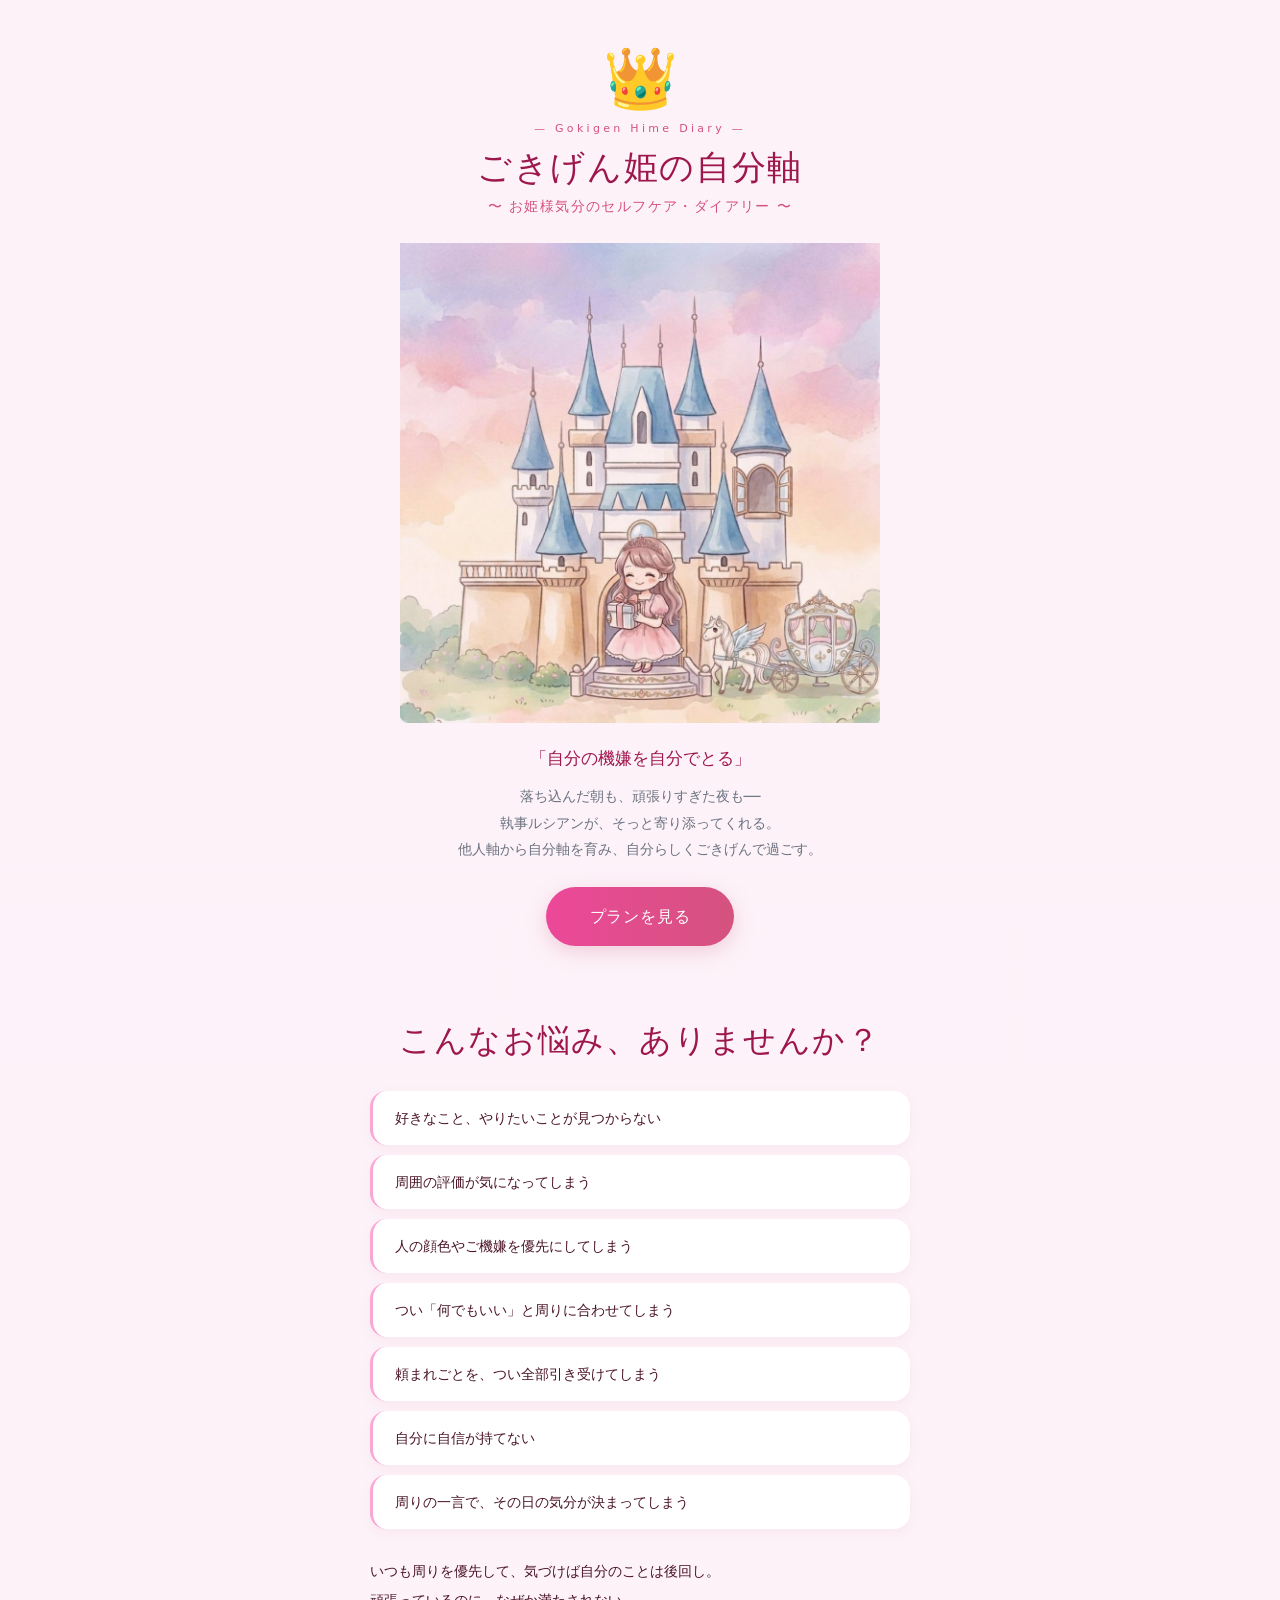
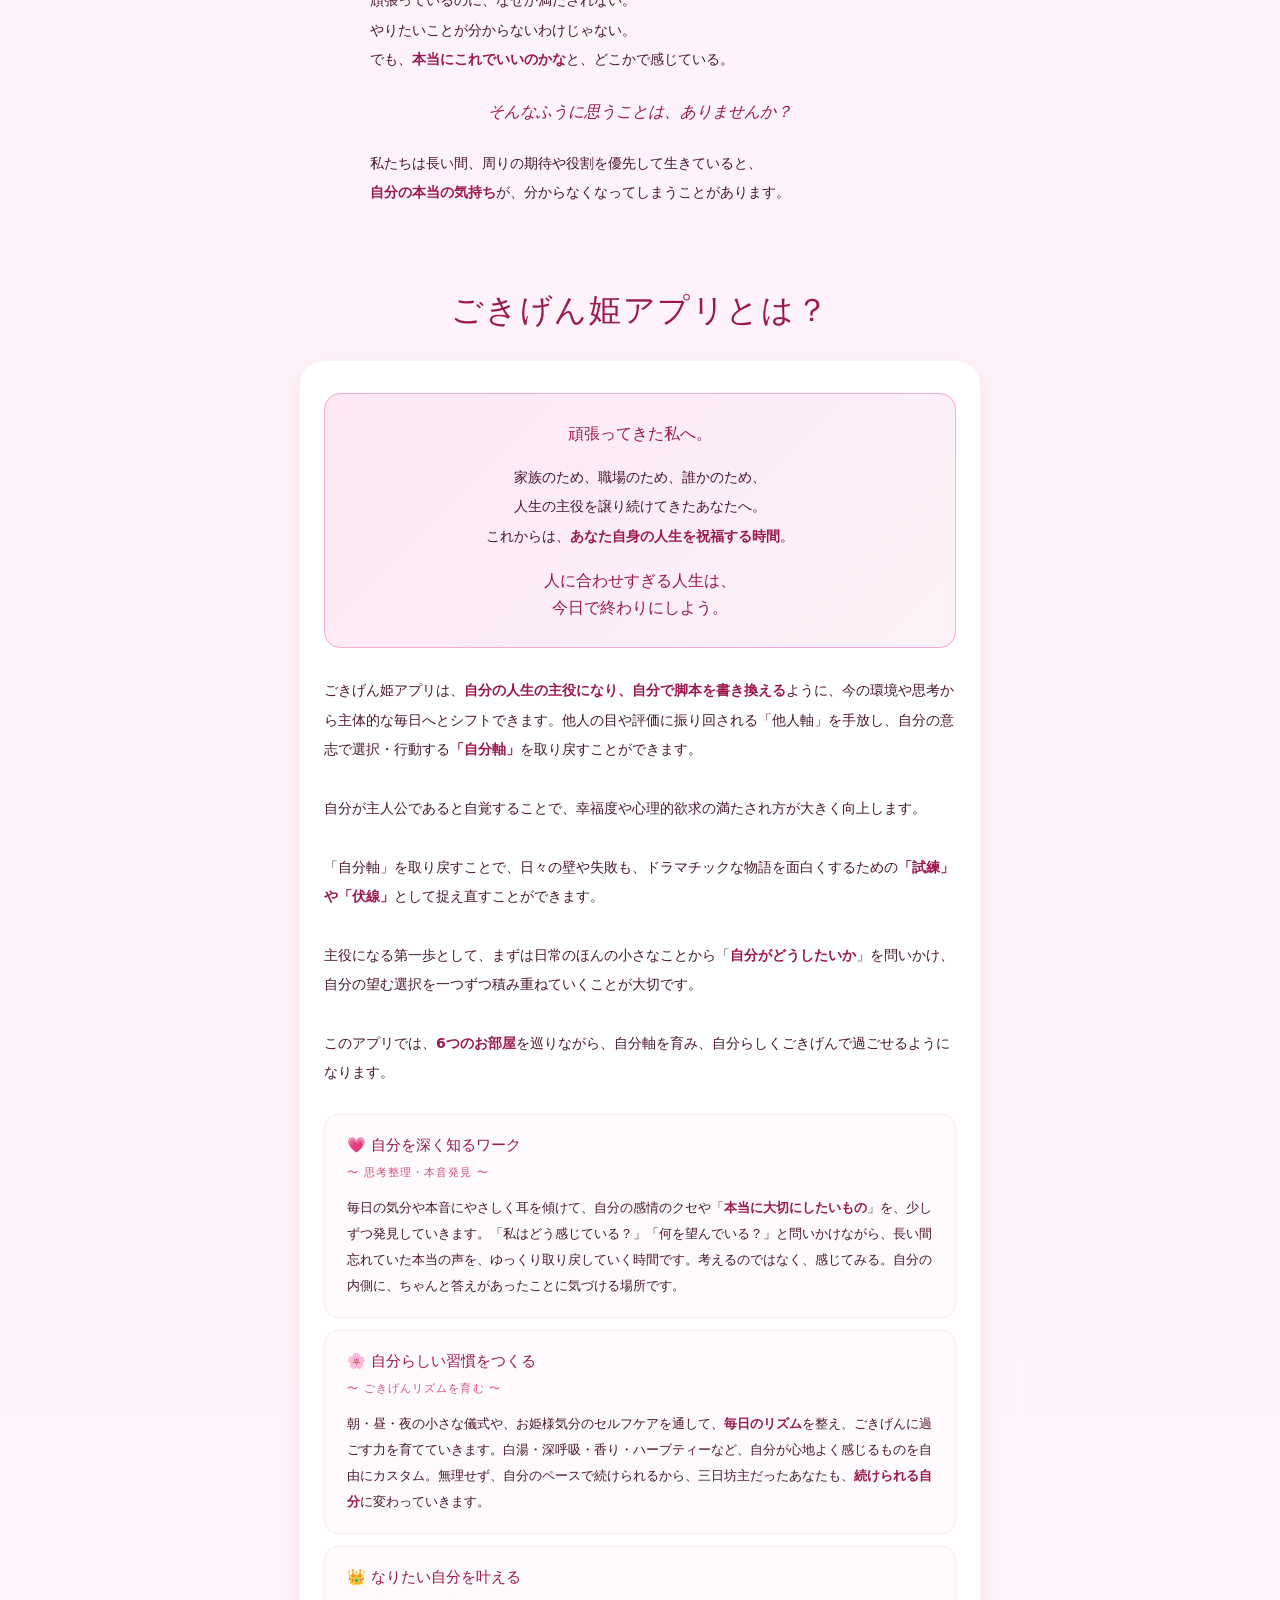
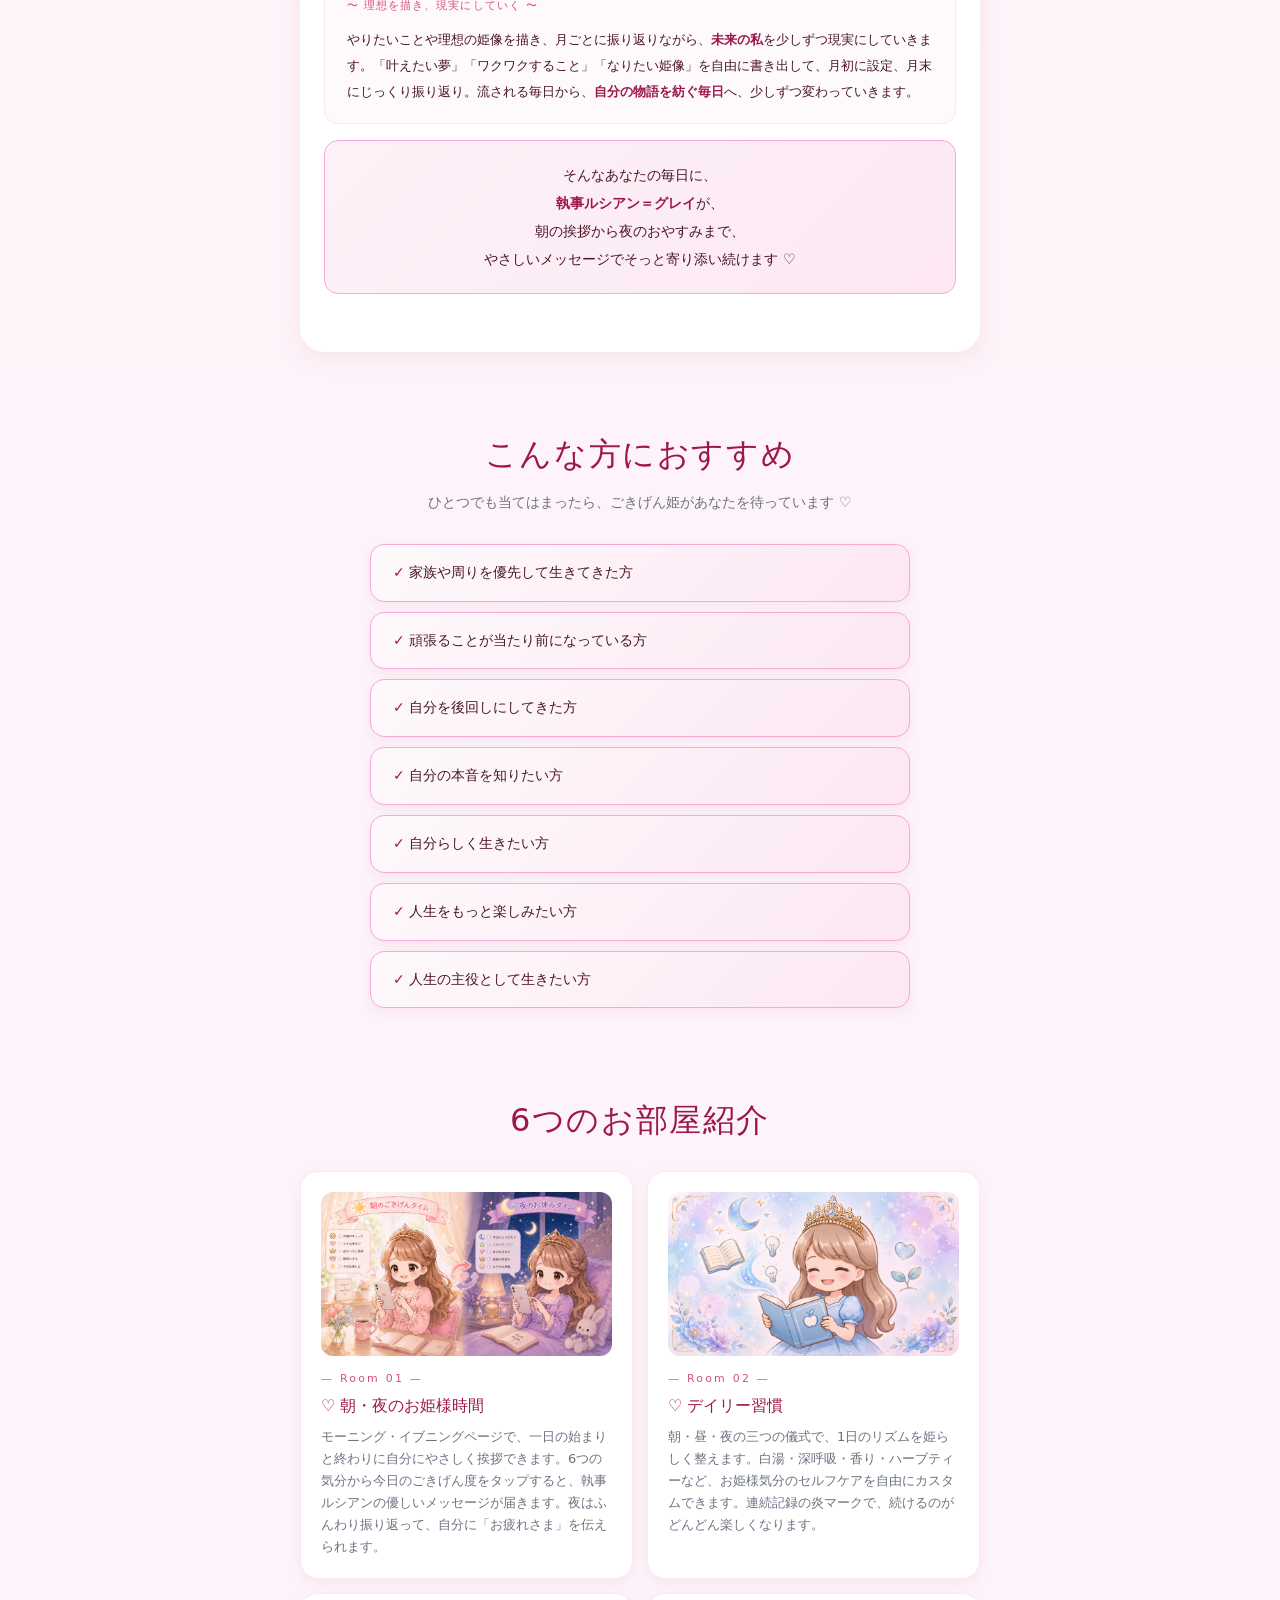
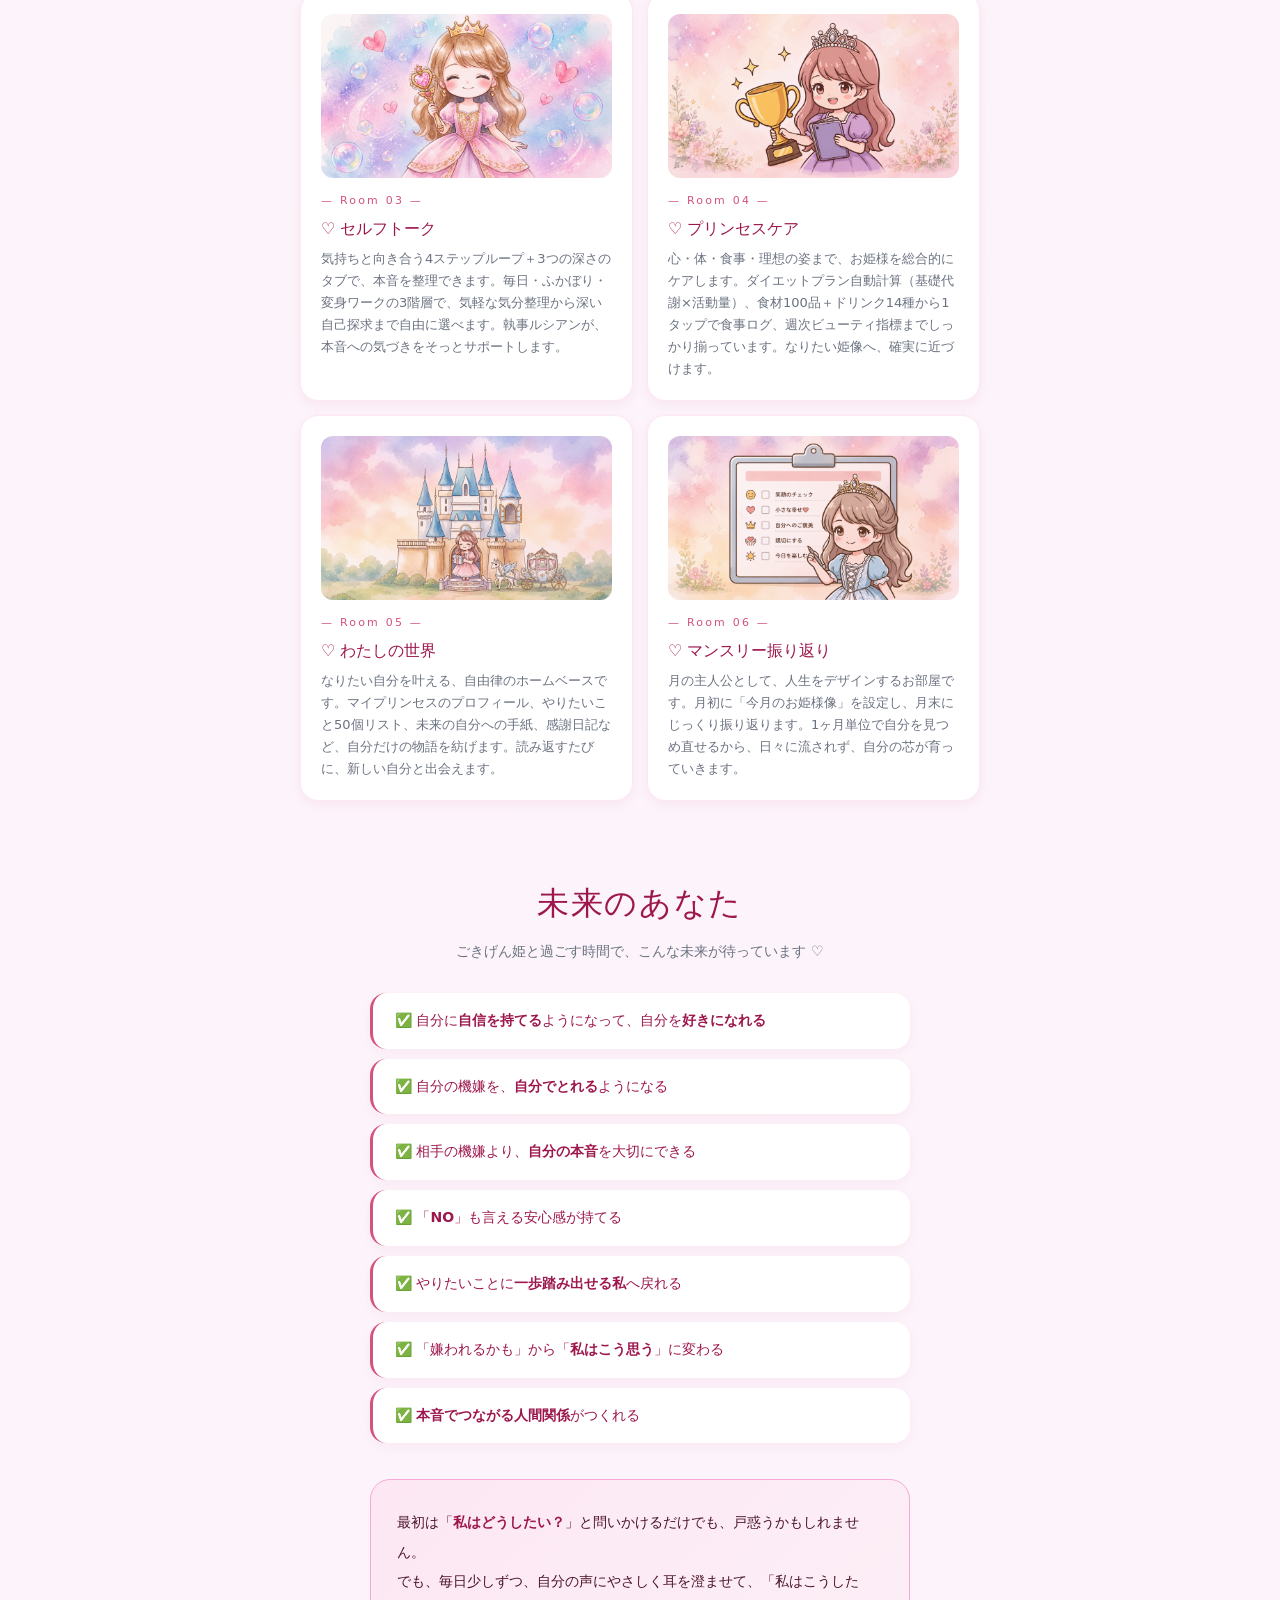
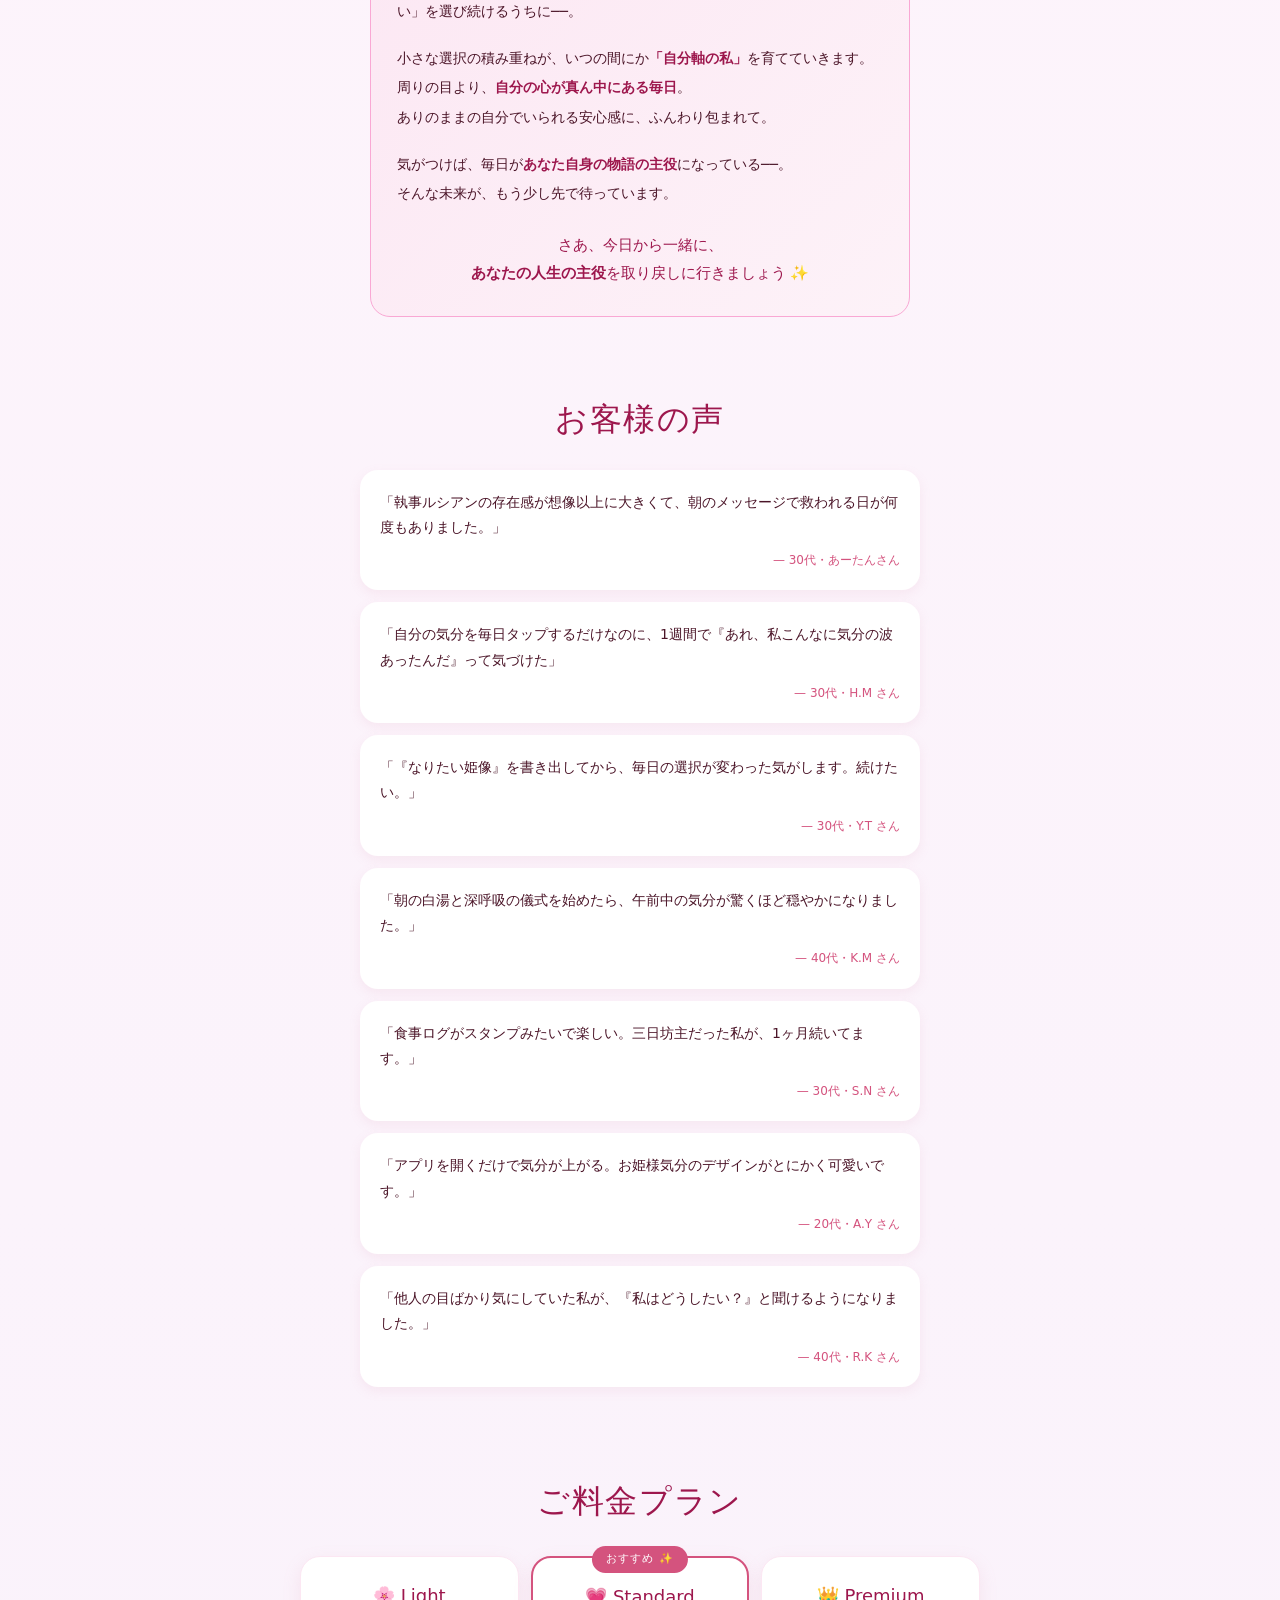
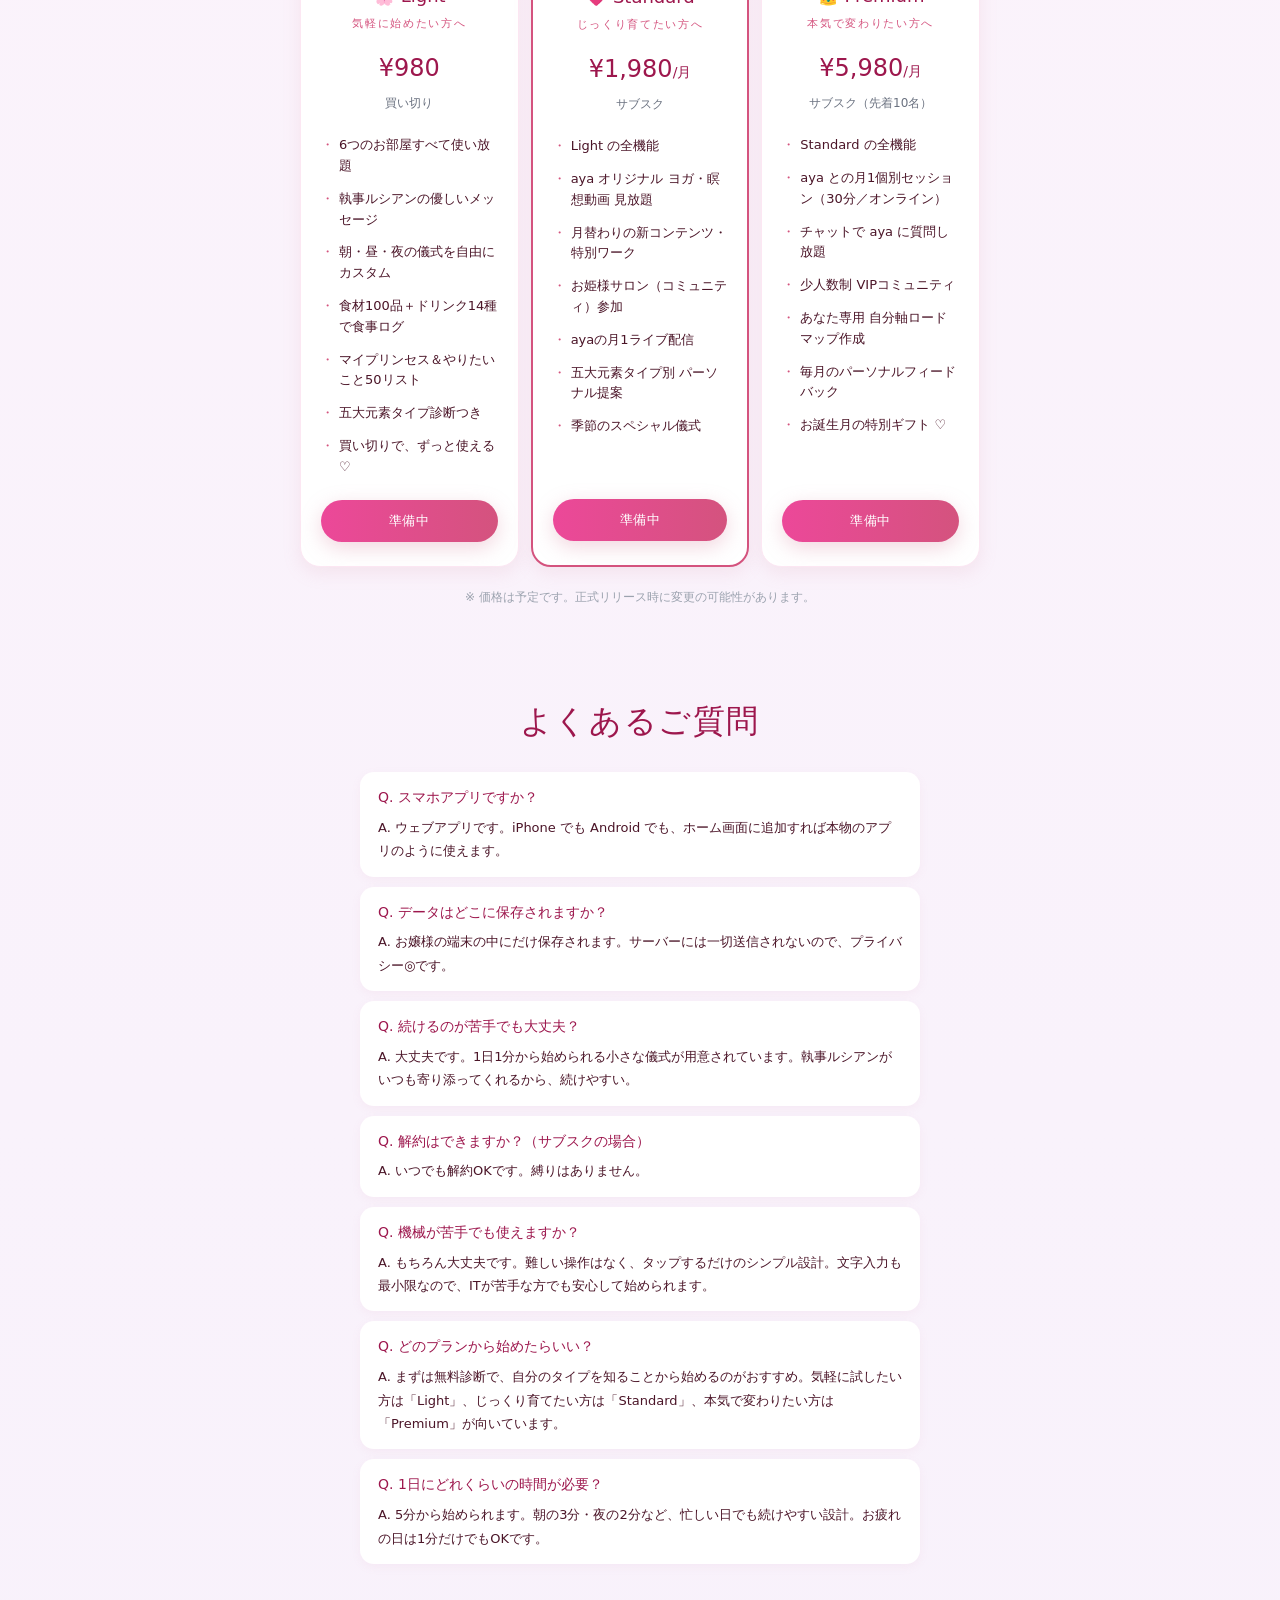
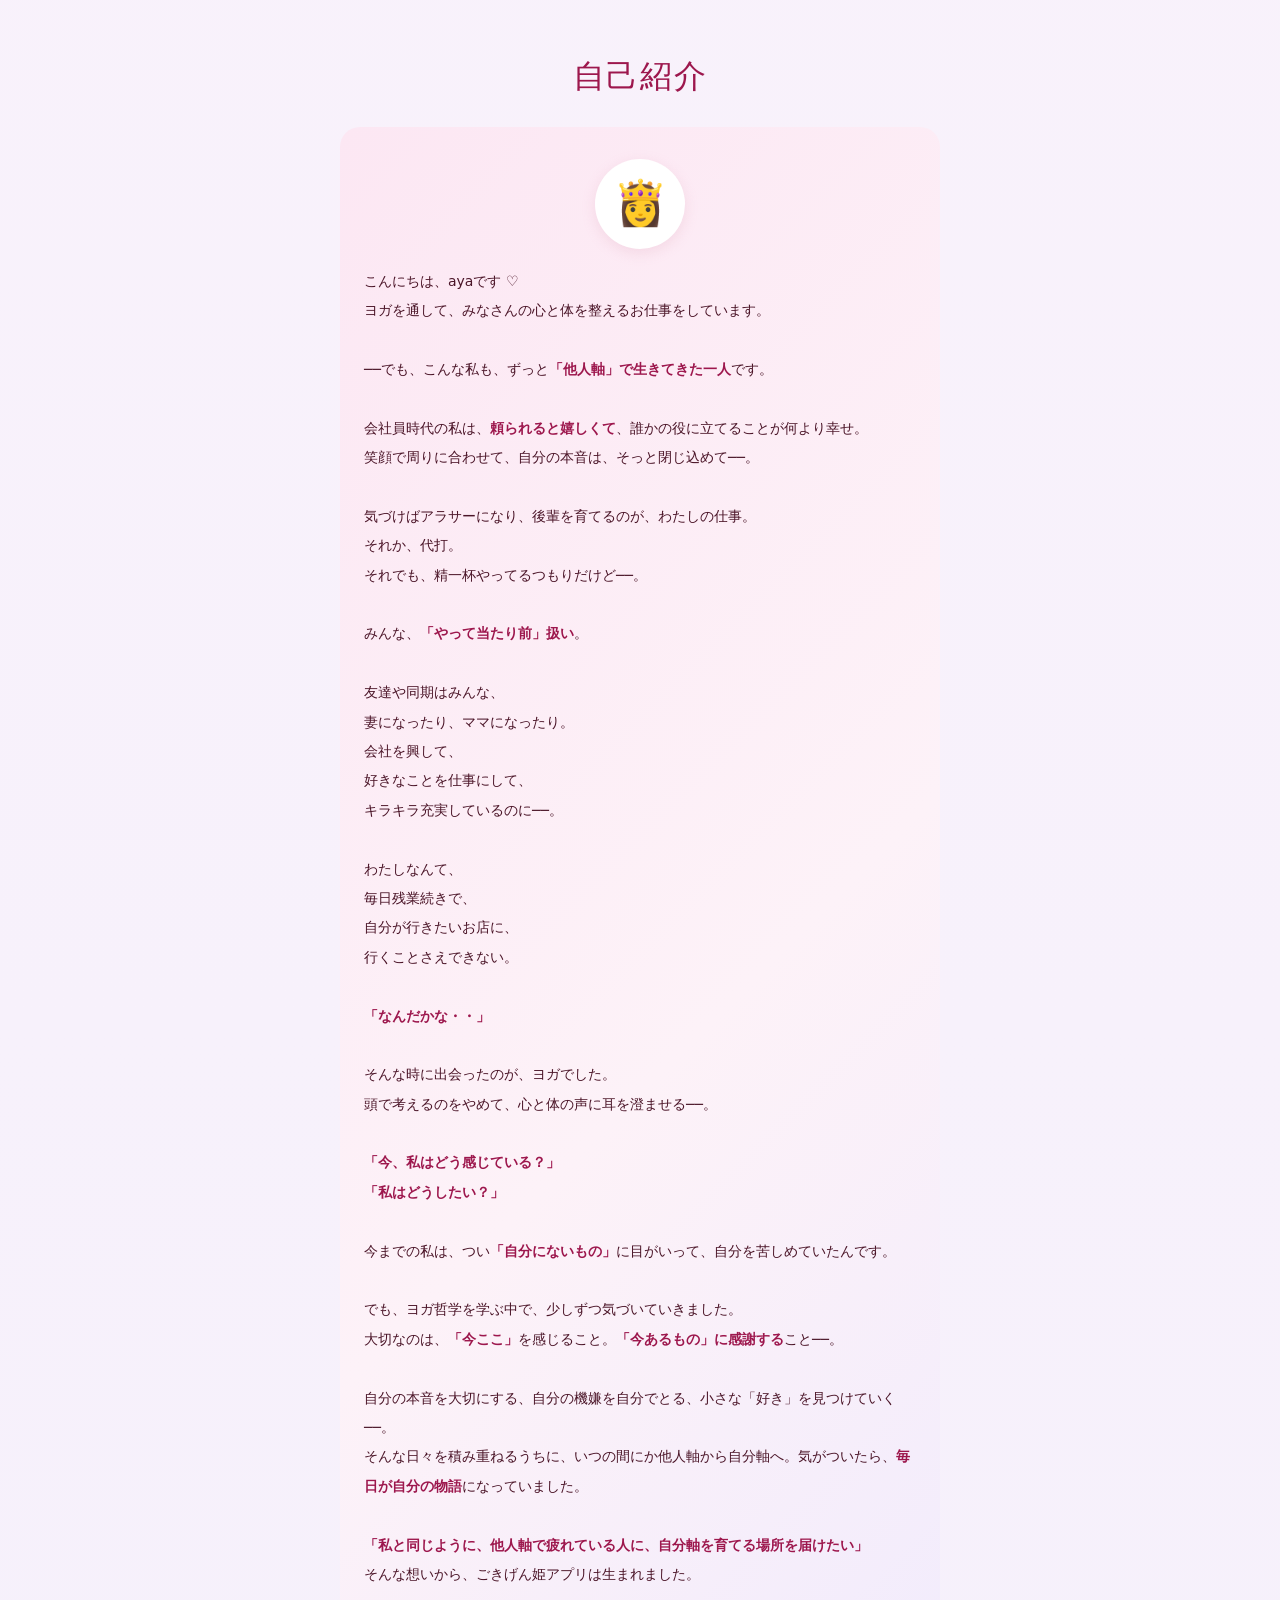
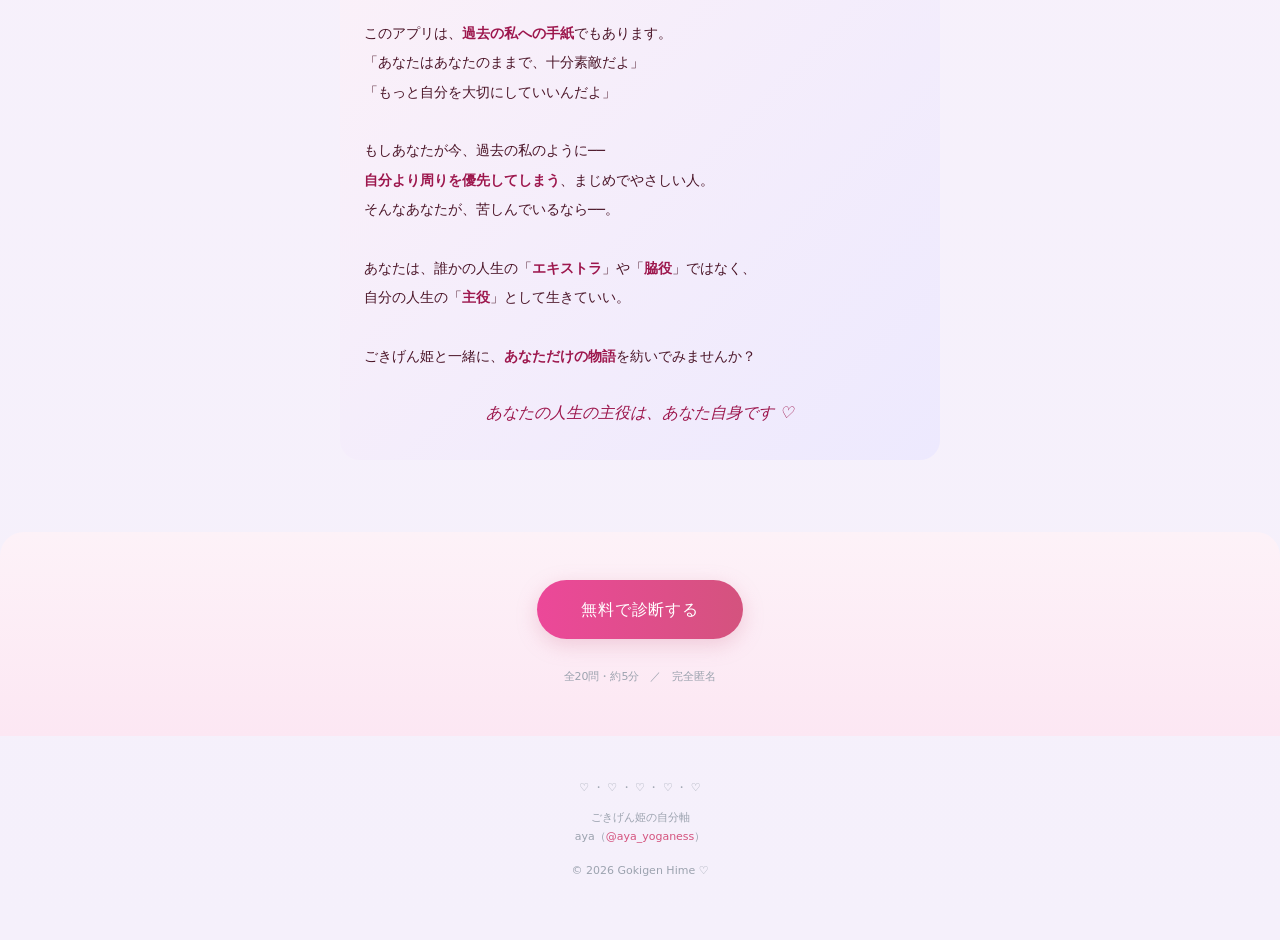
<file: lp/index.html>
<!DOCTYPE html>
<html lang="ja">
<head>
  <meta charset="UTF-8" />
  <meta name="viewport" content="width=device-width,initial-scale=1,maximum-scale=1,viewport-fit=cover" />
  <title>👑 ごきげん姫の自分軸 ♡ アプリ案内</title>
  <meta name="description" content="自分の機嫌を自分でとる。お姫様気分のセルフケア・ダイアリーアプリ。他人軸から自分軸を育み、自分らしくごきげんで過ごす ♡" />
  <meta property="og:title" content="👑 ごきげん姫の自分軸 ♡" />
  <meta property="og:description" content="他人軸から自分軸を育む、お姫様気分のセルフケア・ダイアリー ♡" />
  <meta property="og:image" content="../apple-touch-icon.png" />
  <meta property="og:type" content="website" />
  <meta name="twitter:card" content="summary_large_image" />
  <link rel="apple-touch-icon" href="../apple-touch-icon.png" />
  <link rel="icon" type="image/png" sizes="192x192" href="../icon-192.png" />
  <meta name="theme-color" content="#fce7f3" />
  <style>
    *, *::before, *::after { box-sizing: border-box; }
    html, body { margin: 0; padding: 0; }
    body {
      font-family: "Zen Maru Gothic","Hiragino Maru Gothic ProN","M PLUS Rounded 1c",system-ui,sans-serif;
      background: linear-gradient(180deg,#fdf2f8 0%,#fdf4fb 50%,#f5f0fb 100%);
      -webkit-font-smoothing: antialiased;
      color: #4b1528;
      line-height: 1.7;
    }
    img { max-width: 100%; height: auto; display: block; }
    a { color: inherit; }
    ::selection { background: #fbcfe8; }

    .container { max-width: 720px; margin: 0 auto; padding: 0 1.25rem; }
    .hero { text-align: center; padding: 3rem 1.25rem 2rem; }
    .hero-crown { font-size: 60px; line-height: 1; margin-bottom: 12px; }
    .hero-label { font-size: 11px; color: #d4537e; letter-spacing: 0.3em; margin: 0 0 6px; }
    .hero-title { font-size: 34px; color: #9d174d; font-weight: 500; margin: 0 0 6px; letter-spacing: 0.05em; line-height: 1.3; }
    .hero-sub { font-size: 14px; color: #d4537e; letter-spacing: 0.1em; margin: 0 0 24px; }
    .hero-img { max-width: 480px; margin: 0 auto 20px; mix-blend-mode: multiply; }
    .hero-tagline { font-size: 17px; color: #9d174d; font-weight: 500; margin: 16px 0 10px; line-height: 1.8; }
    .hero-desc { font-size: 14px; color: #6b7280; line-height: 1.9; margin: 0 auto 24px; max-width: 480px; }

    .cta-btn {
      display: inline-block;
      background: linear-gradient(90deg, #ec4899, #d4537e);
      color: white !important;
      text-decoration: none;
      padding: 16px 44px;
      border-radius: 999px;
      font-weight: 500;
      font-size: 16px;
      box-shadow: 0 6px 20px rgba(217, 138, 163, 0.35);
      letter-spacing: 0.05em;
      transition: transform 0.2s;
    }
    .cta-btn:hover { transform: translateY(-2px); }

    .section { padding: 2.5rem 1.25rem; }
    .section-title {
      text-align: center;
      font-size: 32px;
      color: #9d174d;
      font-weight: 500;
      margin: 0 0 28px;
      letter-spacing: 0.05em;
      line-height: 1.4;
    }
    .section-lead { display: none; }
    .section-divider {
      text-align: center;
      color: #fbcfe8;
      letter-spacing: 0.5em;
      font-size: 12px;
      margin: 1.5rem 0;
    }

    .pain-card {
      background: white;
      border-radius: 16px;
      padding: 14px 22px;
      box-shadow: 0 4px 12px rgba(217,138,163,0.1);
      margin-bottom: 10px;
      border-left: 3px solid #f9a8d4;
      min-height: 54px;
      display: flex;
      align-items: center;
    }
    .pain-card p { margin: 0; font-size: 14px; line-height: 1.6; color: #4b1528; }
    @media (max-width: 480px) {
      .pain-card p { font-size: 13px; }
    }

    .concept-card {
      background: white;
      border-radius: 24px;
      padding: 2rem 1.5rem;
      box-shadow: 0 6px 20px rgba(217,138,163,0.15);
      text-align: center;
    }
    .concept-card .quote {
      font-size: 18px;
      color: #9d174d;
      font-style: italic;
      margin: 0 0 12px;
      letter-spacing: 0.05em;
    }
    .concept-card .accent {
      font-size: 13px;
      color: #d4537e;
      letter-spacing: 0.15em;
      margin: 12px 0;
    }
    .concept-card .accent-divider { color: #f9a8d4; margin: 0 8px; }

    .room-grid {
      display: grid;
      grid-template-columns: repeat(auto-fit, minmax(280px, 1fr));
      gap: 14px;
    }
    .room-card {
      background: white;
      border-radius: 18px;
      padding: 1.25rem;
      box-shadow: 0 4px 12px rgba(217,138,163,0.12);
      border: 1.5px solid #fce7f3;
    }
    .room-card h3 { font-size: 16px; color: #9d174d; margin: 0 0 6px; font-weight: 500; }
    .room-card .room-no { font-size: 11px; color: #d4537e; letter-spacing: 0.2em; margin: 0 0 4px; }
    .room-card .room-desc { font-size: 13px; color: #6b7280; line-height: 1.7; margin: 0; }
    .room-card .room-img-wrap {
      width: 100%;
      aspect-ratio: 16 / 9;
      background: linear-gradient(135deg, #fef9fb, #fce7f3);
      border-radius: 12px;
      overflow: hidden;
      margin: 0 0 14px;
      display: flex;
      align-items: center;
      justify-content: center;
    }
    .room-card .room-img-wrap img {
      width: 100%;
      height: 100%;
      object-fit: cover;
      mix-blend-mode: multiply;
    }

    .benefit-card {
      background: white;
      border-radius: 16px;
      padding: 16px 22px;
      box-shadow: 0 4px 12px rgba(217,138,163,0.1);
      margin-bottom: 10px;
      border-left: 3px solid #d4537e;
    }
    .benefit-card .before {
      font-size: 13px;
      color: #9ca3af;
      margin: 0 0 6px;
      text-decoration: line-through;
      text-decoration-color: #fbcfe8;
    }
    .benefit-card .after {
      font-size: 14px;
      color: #9d174d;
      font-weight: 500;
      margin: 0;
      line-height: 1.7;
    }

    .voice-card {
      background: white;
      border-radius: 18px;
      padding: 1.25rem;
      box-shadow: 0 4px 12px rgba(217,138,163,0.12);
      margin-bottom: 12px;
    }
    .voice-card .voice-quote { font-size: 14px; color: #4b1528; line-height: 1.8; margin: 0 0 10px; }
    .voice-card .voice-author { font-size: 12px; color: #d4537e; text-align: right; margin: 0; }

    .plan-grid {
      display: grid;
      grid-template-columns: repeat(3, minmax(0, 1fr));
      gap: 12px;
    }
    @media (max-width: 560px) {
      .plan-grid { grid-template-columns: 1fr; }
    }
    .plan-card {
      background: white;
      border-radius: 20px;
      padding: 1.5rem 1.25rem;
      box-shadow: 0 6px 18px rgba(217,138,163,0.15);
      text-align: center;
      border: 1.5px solid #fce7f3;
      position: relative;
      display: flex;
      flex-direction: column;
    }
    .plan-card ul {
      flex: 1;
    }
    .plan-card.recommended { border: 2.5px solid #d4537e; }
    .plan-card .plan-badge {
      position: absolute;
      top: -12px;
      left: 50%;
      transform: translateX(-50%);
      background: #d4537e;
      color: white;
      font-size: 11px;
      padding: 4px 14px;
      border-radius: 999px;
      letter-spacing: 0.1em;
    }
    .plan-card h3 { font-size: 18px; color: #9d174d; margin: 0 0 4px; font-weight: 500; }
    .plan-card .plan-tag { font-size: 11px; color: #d4537e; letter-spacing: 0.15em; margin: 0 0 14px; }
    .plan-card .plan-price { font-size: 24px; color: #9d174d; font-weight: 500; margin: 0 0 4px; }
    .plan-card .plan-period { font-size: 12px; color: #6b7280; margin: 0 0 16px; }
    .plan-card ul { text-align: left; padding-left: 0; list-style: none; margin: 0 0 16px; }
    .plan-card ul li { font-size: 13px; color: #4b1528; padding: 6px 0; padding-left: 18px; position: relative; line-height: 1.6; }
    .plan-card ul li::before { content: "・"; color: #d4537e; position: absolute; left: 0; }

    .faq-item {
      background: white;
      border-radius: 14px;
      padding: 14px 18px;
      box-shadow: 0 3px 10px rgba(217,138,163,0.08);
      margin-bottom: 10px;
    }
    .faq-item .faq-q { font-size: 14px; color: #9d174d; font-weight: 500; margin: 0 0 6px; }
    .faq-item .faq-a { font-size: 13px; color: #4b1528; line-height: 1.8; margin: 0; }

    .creator-card {
      background: linear-gradient(135deg, #fce7f3, #fdf2f8, #ede9fe);
      border-radius: 20px;
      padding: 1.5rem 1.25rem;
      text-align: center;
    }
    .creator-card .creator-img {
      width: 90px; height: 90px;
      border-radius: 50%;
      margin: 0 auto 12px;
      background: white;
      display: flex; align-items: center; justify-content: center;
      font-size: 44px;
      box-shadow: 0 4px 14px rgba(217,138,163,0.2);
    }
    .creator-card h3 { font-size: 16px; color: #9d174d; margin: 0 0 4px; font-weight: 500; }
    .creator-card .creator-handle { font-size: 12px; color: #d4537e; margin: 0 0 12px; }
    .creator-card p { font-size: 13px; color: #4b1528; line-height: 1.8; margin: 0; text-align: left; }

    .footer-cta {
      background: linear-gradient(180deg, #fdf2f8 0%, #fce7f3 100%);
      padding: 3rem 1.25rem;
      text-align: center;
      border-radius: 24px 24px 0 0;
      margin-top: 2rem;
    }
    .footer-cta h2 { font-size: 22px; color: #9d174d; margin: 0 0 8px; font-weight: 500; }
    .footer-cta p { font-size: 14px; color: #6b7280; margin: 0 0 24px; line-height: 1.9; }

    .footer { text-align: center; padding: 2rem 1.25rem 3rem; font-size: 11px; color: #9ca3af; }
    .footer a { color: #d4537e; text-decoration: none; }

    @media (max-width: 480px) {
      .hero-title { font-size: 26px; }
      .section-title { font-size: 24px; margin-bottom: 22px; }
      .section { padding: 2rem 1rem; }
      .concept-card { padding: 1.5rem 1rem; }
      .plan-card, .room-card, .voice-card { padding: 1rem; }
    }
  </style>
</head>
<body>

  <section class="hero">
    <div class="hero-crown">👑</div>
    <p class="hero-label">— Gokigen Hime Diary —</p>
    <h1 class="hero-title">ごきげん姫の自分軸</h1>
    <p class="hero-sub">〜 お姫様気分のセルフケア・ダイアリー 〜</p>
    <img src="../world_hero.png" alt="ごきげん姫の世界" class="hero-img" onerror="this.style.display='none'" />
    <p class="hero-tagline">「自分の機嫌を自分でとる」</p>
    <p class="hero-desc">
      落ち込んだ朝も、頑張りすぎた夜も──<br/>
      執事ルシアンが、そっと寄り添ってくれる。<br/>
      他人軸から自分軸を育み、自分らしくごきげんで過ごす。
    </p>
    <a href="#plans" class="cta-btn">プランを見る</a>
  </section>

  <!-- ① こんなお悩み -->
  <section class="section">
    <div class="container">
      <p class="section-lead">— こんなお悩みありませんか？ —</p>
      <h2 class="section-title">こんなお悩み、ありませんか？</h2>
      <div style="max-width: 540px; margin: 0 auto;">
        <div class="pain-card">
          <p>好きなこと、やりたいことが見つからない</p>
        </div>
        <div class="pain-card">
          <p>周囲の評価が気になってしまう</p>
        </div>
        <div class="pain-card">
          <p>人の顔色やご機嫌を優先にしてしまう</p>
        </div>
        <div class="pain-card">
          <p>つい「何でもいい」と周りに合わせてしまう</p>
        </div>
        <div class="pain-card">
          <p>頼まれごとを、つい全部引き受けてしまう</p>
        </div>
        <div class="pain-card">
          <p>自分に自信が持てない</p>
        </div>
        <div class="pain-card">
          <p>周りの一言で、その日の気分が決まってしまう</p>
        </div>
      </div>

      <div style="max-width: 540px; margin: 28px auto 0; text-align: left;">
        <p style="font-size: 14px; color: #4b1528; line-height: 2.1; margin: 0 0 22px;">
          いつも周りを優先して、気づけば自分のことは後回し。<br/>
          頑張っているのに、なぜか満たされない。<br/>
          やりたいことが分からないわけじゃない。<br/>
          でも、<strong style="color:#9d174d">本当にこれでいいのかな</strong>と、どこかで感じている。
        </p>

        <p style="font-size: 16px; color: #9d174d; line-height: 1.9; margin: 0 0 22px; text-align: center; font-style: italic;">
          そんなふうに思うことは、ありませんか？
        </p>

        <p style="font-size: 14px; color: #4b1528; line-height: 2.1; margin: 0;">
          私たちは長い間、周りの期待や役割を優先して生きていると、<br/>
          <strong style="color:#9d174d">自分の本当の気持ち</strong>が、分からなくなってしまうことがあります。
        </p>
      </div>
    </div>
  </section>

  <!-- ② ごきげん姫アプリとは？ -->
  <section class="section">
    <div class="container">
      <p class="section-lead">— ごきげん姫アプリは —</p>
      <h2 class="section-title">ごきげん姫アプリとは？</h2>
      <div class="concept-card" style="margin-top: 20px;">
        <div style="background: linear-gradient(135deg, #fce7f3, #fdf2f8); border-radius: 16px; padding: 26px 24px; margin: 0 0 28px; text-align: center; border: 1px solid #f9a8d4;">
          <p style="font-size: 16px; color: #9d174d; margin: 0 0 16px; font-weight: 500;">頑張ってきた私へ。</p>
          <p style="font-size: 14px; color: #4b1528; line-height: 2.1; margin: 0 0 16px;">
            家族のため、職場のため、誰かのため、<br/>
            人生の主役を譲り続けてきたあなたへ。<br/>
            これからは、<strong style="color:#9d174d">あなた自身の人生を祝福する時間</strong>。
          </p>
          <p style="font-size: 16px; color: #9d174d; line-height: 1.7; margin: 0; font-weight: 500;">
            人に合わせすぎる人生は、<br/>
            今日で終わりにしよう。
          </p>
        </div>

        <p style="font-size: 14px; color: #4b1528; line-height: 2.1; margin: 0 0 26px; text-align: left;">
          ごきげん姫アプリは、<strong style="color:#9d174d">自分の人生の主役になり、自分で脚本を書き換える</strong>ように、今の環境や思考から主体的な毎日へとシフトできます。他人の目や評価に振り回される「他人軸」を手放し、自分の意志で選択・行動する<strong style="color:#9d174d">「自分軸」</strong>を取り戻すことができます。<br/><br/>
          自分が主人公であると自覚することで、幸福度や心理的欲求の満たされ方が大きく向上します。<br/><br/>
          「自分軸」を取り戻すことで、日々の壁や失敗も、ドラマチックな物語を面白くするための<strong style="color:#9d174d">「試練」や「伏線」</strong>として捉え直すことができます。<br/><br/>
          主役になる第一歩として、まずは日常のほんの小さなことから「<strong style="color:#9d174d">自分がどうしたいか</strong>」を問いかけ、自分の望む選択を一つずつ積み重ねていくことが大切です。<br/><br/>
          このアプリでは、<strong style="color:#9d174d">6つのお部屋</strong>を巡りながら、自分軸を育み、自分らしくごきげんで過ごせるようになります。
        </p>

        <div style="background: #fef9fb; border-radius: 14px; padding: 18px 22px; margin: 0 0 12px; text-align: left; border: 1px solid #fce7f3;">
          <p style="font-size: 15px; color: #9d174d; margin: 0 0 6px; font-weight: 500;">💗 自分を深く知るワーク</p>
          <p style="font-size: 11px; color: #d4537e; letter-spacing: 0.1em; margin: 0 0 12px;">〜 思考整理・本音発見 〜</p>
          <p style="font-size: 13px; color: #4b1528; line-height: 2; margin: 0;">
            毎日の気分や本音にやさしく耳を傾けて、自分の感情のクセや「<strong style="color:#9d174d">本当に大切にしたいもの</strong>」を、少しずつ発見していきます。「私はどう感じている？」「何を望んでいる？」と問いかけながら、長い間忘れていた本当の声を、ゆっくり取り戻していく時間です。考えるのではなく、感じてみる。自分の内側に、ちゃんと答えがあったことに気づける場所です。
          </p>
        </div>

        <div style="background: #fef9fb; border-radius: 14px; padding: 18px 22px; margin: 0 0 12px; text-align: left; border: 1px solid #fce7f3;">
          <p style="font-size: 15px; color: #9d174d; margin: 0 0 6px; font-weight: 500;">🌸 自分らしい習慣をつくる</p>
          <p style="font-size: 11px; color: #d4537e; letter-spacing: 0.1em; margin: 0 0 12px;">〜 ごきげんリズムを育む 〜</p>
          <p style="font-size: 13px; color: #4b1528; line-height: 2; margin: 0;">
            朝・昼・夜の小さな儀式や、お姫様気分のセルフケアを通して、<strong style="color:#9d174d">毎日のリズム</strong>を整え、ごきげんに過ごす力を育てていきます。白湯・深呼吸・香り・ハーブティーなど、自分が心地よく感じるものを自由にカスタム。無理せず、自分のペースで続けられるから、三日坊主だったあなたも、<strong style="color:#9d174d">続けられる自分</strong>に変わっていきます。
          </p>
        </div>

        <div style="background: #fef9fb; border-radius: 14px; padding: 18px 22px; margin: 0 0 16px; text-align: left; border: 1px solid #fce7f3;">
          <p style="font-size: 15px; color: #9d174d; margin: 0 0 6px; font-weight: 500;">👑 なりたい自分を叶える</p>
          <p style="font-size: 11px; color: #d4537e; letter-spacing: 0.1em; margin: 0 0 12px;">〜 理想を描き、現実にしていく 〜</p>
          <p style="font-size: 13px; color: #4b1528; line-height: 2; margin: 0;">
            やりたいことや理想の姫像を描き、月ごとに振り返りながら、<strong style="color:#9d174d">未来の私</strong>を少しずつ現実にしていきます。「叶えたい夢」「ワクワクすること」「なりたい姫像」を自由に書き出して、月初に設定、月末にじっくり振り返り。流される毎日から、<strong style="color:#9d174d">自分の物語を紡ぐ毎日</strong>へ、少しずつ変わっていきます。
          </p>
        </div>

        <div style="background: linear-gradient(135deg, #fdf2f8, #fce7f3); border-radius: 14px; padding: 20px 24px; margin: 0 0 26px; text-align: center; border: 1px solid #f9a8d4;">
          <p style="font-size: 14px; color: #4b1528; line-height: 2; margin: 0;">
            そんなあなたの毎日に、<br/>
            <strong style="color:#9d174d">執事ルシアン＝グレイ</strong>が、<br/>
            朝の挨拶から夜のおやすみまで、<br/>
            やさしいメッセージでそっと寄り添い続けます ♡
          </p>
        </div>

      </div>
    </div>
  </section>

  <!-- ②-b こんな方におすすめ -->
  <section class="section">
    <div class="container">
      <p class="section-lead">— Recommended for you —</p>
      <h2 class="section-title">こんな方におすすめ</h2>
      <p style="text-align: center; font-size: 14px; color: #6b7280; line-height: 1.9; margin: -16px auto 28px; max-width: 540px;">
        ひとつでも当てはまったら、ごきげん姫があなたを待っています ♡
      </p>
      <div style="max-width: 540px; margin: 0 auto;">
        <div style="background: linear-gradient(135deg, #fef9fb, #fce7f3); border-radius: 14px; padding: 16px 22px; box-shadow: 0 4px 12px rgba(217,138,163,0.12); margin-bottom: 10px; border: 1px solid #f9a8d4;">
          <p style="font-size: 14px; color: #4b1528; margin: 0; line-height: 1.7;"><strong style="color:#9d174d">✓</strong> 家族や周りを優先して生きてきた方</p>
        </div>
        <div style="background: linear-gradient(135deg, #fef9fb, #fce7f3); border-radius: 14px; padding: 16px 22px; box-shadow: 0 4px 12px rgba(217,138,163,0.12); margin-bottom: 10px; border: 1px solid #f9a8d4;">
          <p style="font-size: 14px; color: #4b1528; margin: 0; line-height: 1.7;"><strong style="color:#9d174d">✓</strong> 頑張ることが当たり前になっている方</p>
        </div>
        <div style="background: linear-gradient(135deg, #fef9fb, #fce7f3); border-radius: 14px; padding: 16px 22px; box-shadow: 0 4px 12px rgba(217,138,163,0.12); margin-bottom: 10px; border: 1px solid #f9a8d4;">
          <p style="font-size: 14px; color: #4b1528; margin: 0; line-height: 1.7;"><strong style="color:#9d174d">✓</strong> 自分を後回しにしてきた方</p>
        </div>
        <div style="background: linear-gradient(135deg, #fef9fb, #fce7f3); border-radius: 14px; padding: 16px 22px; box-shadow: 0 4px 12px rgba(217,138,163,0.12); margin-bottom: 10px; border: 1px solid #f9a8d4;">
          <p style="font-size: 14px; color: #4b1528; margin: 0; line-height: 1.7;"><strong style="color:#9d174d">✓</strong> 自分の本音を知りたい方</p>
        </div>
        <div style="background: linear-gradient(135deg, #fef9fb, #fce7f3); border-radius: 14px; padding: 16px 22px; box-shadow: 0 4px 12px rgba(217,138,163,0.12); margin-bottom: 10px; border: 1px solid #f9a8d4;">
          <p style="font-size: 14px; color: #4b1528; margin: 0; line-height: 1.7;"><strong style="color:#9d174d">✓</strong> 自分らしく生きたい方</p>
        </div>
        <div style="background: linear-gradient(135deg, #fef9fb, #fce7f3); border-radius: 14px; padding: 16px 22px; box-shadow: 0 4px 12px rgba(217,138,163,0.12); margin-bottom: 10px; border: 1px solid #f9a8d4;">
          <p style="font-size: 14px; color: #4b1528; margin: 0; line-height: 1.7;"><strong style="color:#9d174d">✓</strong> 人生をもっと楽しみたい方</p>
        </div>
        <div style="background: linear-gradient(135deg, #fef9fb, #fce7f3); border-radius: 14px; padding: 16px 22px; box-shadow: 0 4px 12px rgba(217,138,163,0.12); margin-bottom: 10px; border: 1px solid #f9a8d4;">
          <p style="font-size: 14px; color: #4b1528; margin: 0; line-height: 1.7;"><strong style="color:#9d174d">✓</strong> 人生の主役として生きたい方</p>
        </div>
      </div>
    </div>
  </section>

  <!-- ③ 6つのお部屋紹介 -->
  <section class="section">
    <div class="container">
      <p class="section-lead">— 6つのお部屋 —</p>
      <h2 class="section-title">6つのお部屋紹介</h2>
      <div class="room-grid" style="margin-top: 20px;">
        <div class="room-card">
          <div class="room-img-wrap"><img src="./room01.png" alt="朝・夜のお姫様時間" onerror="this.style.display='none'" /></div>
          <p class="room-no">— Room 01 —</p>
          <h3>♡ 朝・夜のお姫様時間</h3>
          <p class="room-desc">モーニング・イブニングページで、一日の始まりと終わりに自分にやさしく挨拶できます。6つの気分から今日のごきげん度をタップすると、執事ルシアンの優しいメッセージが届きます。夜はふんわり振り返って、自分に「お疲れさま」を伝えられます。</p>
        </div>
        <div class="room-card">
          <div class="room-img-wrap"><img src="./room02.png" alt="デイリー習慣" onerror="this.style.display='none'" /></div>
          <p class="room-no">— Room 02 —</p>
          <h3>♡ デイリー習慣</h3>
          <p class="room-desc">朝・昼・夜の三つの儀式で、1日のリズムを姫らしく整えます。白湯・深呼吸・香り・ハーブティーなど、お姫様気分のセルフケアを自由にカスタムできます。連続記録の炎マークで、続けるのがどんどん楽しくなります。</p>
        </div>
        <div class="room-card">
          <div class="room-img-wrap"><img src="./room03.png" alt="セルフトーク" onerror="this.style.display='none'" /></div>
          <p class="room-no">— Room 03 —</p>
          <h3>♡ セルフトーク</h3>
          <p class="room-desc">気持ちと向き合う4ステップループ＋3つの深さのタブで、本音を整理できます。毎日・ふかぼり・変身ワークの3階層で、気軽な気分整理から深い自己探求まで自由に選べます。執事ルシアンが、本音への気づきをそっとサポートします。</p>
        </div>
        <div class="room-card">
          <div class="room-img-wrap"><img src="./room04.png" alt="プリンセスケア" onerror="this.style.display='none'" /></div>
          <p class="room-no">— Room 04 —</p>
          <h3>♡ プリンセスケア</h3>
          <p class="room-desc">心・体・食事・理想の姿まで、お姫様を総合的にケアします。ダイエットプラン自動計算（基礎代謝×活動量）、食材100品＋ドリンク14種から1タップで食事ログ、週次ビューティ指標までしっかり揃っています。なりたい姫像へ、確実に近づけます。</p>
        </div>
        <div class="room-card">
          <div class="room-img-wrap"><img src="./room05.png" alt="わたしの世界" onerror="this.style.display='none'" /></div>
          <p class="room-no">— Room 05 —</p>
          <h3>♡ わたしの世界</h3>
          <p class="room-desc">なりたい自分を叶える、自由律のホームベースです。マイプリンセスのプロフィール、やりたいこと50個リスト、未来の自分への手紙、感謝日記など、自分だけの物語を紡げます。読み返すたびに、新しい自分と出会えます。</p>
        </div>
        <div class="room-card">
          <div class="room-img-wrap"><img src="./room06.png" alt="マンスリー振り返り" onerror="this.style.display='none'" /></div>
          <p class="room-no">— Room 06 —</p>
          <h3>♡ マンスリー振り返り</h3>
          <p class="room-desc">月の主人公として、人生をデザインするお部屋です。月初に「今月のお姫様像」を設定し、月末にじっくり振り返ります。1ヶ月単位で自分を見つめ直せるから、日々に流されず、自分の芯が育っていきます。</p>
        </div>
      </div>
    </div>
  </section>

  <section class="section">
    <div class="container">
      <h2 class="section-title">未来のあなた</h2>
      <p style="text-align: center; font-size: 14px; color: #6b7280; line-height: 1.9; margin: -16px auto 28px; max-width: 540px;">
        ごきげん姫と過ごす時間で、こんな未来が待っています ♡
      </p>
      <div style="max-width: 540px; margin: 0 auto;">
        <div class="benefit-card">
          <p class="after">✅ 自分に<strong>自信を持てる</strong>ようになって、自分を<strong>好きになれる</strong></p>
        </div>
        <div class="benefit-card">
          <p class="after">✅ 自分の機嫌を、<strong>自分でとれる</strong>ようになる</p>
        </div>
        <div class="benefit-card">
          <p class="after">✅ 相手の機嫌より、<strong>自分の本音</strong>を大切にできる</p>
        </div>
        <div class="benefit-card">
          <p class="after">✅ 「<strong>NO</strong>」も言える安心感が持てる</p>
        </div>
        <div class="benefit-card">
          <p class="after">✅ やりたいことに<strong>一歩踏み出せる私</strong>へ戻れる</p>
        </div>
        <div class="benefit-card">
          <p class="after">✅ 「嫌われるかも」から「<strong>私はこう思う</strong>」に変わる</p>
        </div>
        <div class="benefit-card">
          <p class="after">✅ <strong>本音でつながる人間関係</strong>がつくれる</p>
        </div>
      </div>

      <!-- 未来のストーリー（一つのピンク枠にまとめる） -->
      <div style="max-width: 540px; margin: 36px auto 0;">
        <div style="background: linear-gradient(135deg, #fce7f3, #fdf2f8); border-radius: 20px; padding: 28px 26px; text-align: left; border: 1px solid #f9a8d4;">
          <p style="font-size: 14px; color: #4b1528; line-height: 2.1; margin: 0 0 18px;">
            最初は「<strong style="color:#9d174d">私はどうしたい？</strong>」と問いかけるだけでも、戸惑うかもしれません。<br/>
            でも、毎日少しずつ、自分の声にやさしく耳を澄ませて、「私はこうしたい」を選び続けるうちに──。
          </p>

          <p style="font-size: 14px; color: #4b1528; line-height: 2.1; margin: 0 0 18px;">
            小さな選択の積み重ねが、いつの間にか<strong style="color:#9d174d">「自分軸の私」</strong>を育てていきます。<br/>
            周りの目より、<strong style="color:#9d174d">自分の心が真ん中にある毎日</strong>。<br/>
            ありのままの自分でいられる安心感に、ふんわり包まれて。
          </p>

          <p style="font-size: 14px; color: #4b1528; line-height: 2.1; margin: 0 0 22px;">
            気がつけば、毎日が<strong style="color:#9d174d">あなた自身の物語の主役</strong>になっている──。<br/>
            そんな未来が、もう少し先で待っています。
          </p>

          <p style="font-size: 15px; color: #9d174d; line-height: 1.9; margin: 0; text-align: center; font-weight: 500;">
            さあ、今日から一緒に、<br/>
            <strong>あなたの人生の主役</strong>を取り戻しに行きましょう ✨
          </p>
        </div>
      </div>
    </div>
  </section>

  <section class="section">
    <div class="container">
      <p class="section-lead">— 体験者の声 —</p>
      <h2 class="section-title">お客様の声</h2>
      <div style="max-width: 560px; margin: 20px auto 0;">
        <div class="voice-card">
          <p class="voice-quote">「執事ルシアンの存在感が想像以上に大きくて、朝のメッセージで救われる日が何度もありました。」</p>
          <p class="voice-author">— 30代・あーたんさん</p>
        </div>
        <div class="voice-card">
          <p class="voice-quote">「自分の気分を毎日タップするだけなのに、1週間で『あれ、私こんなに気分の波あったんだ』って気づけた」</p>
          <p class="voice-author">— 30代・H.M さん</p>
        </div>
        <div class="voice-card">
          <p class="voice-quote">「『なりたい姫像』を書き出してから、毎日の選択が変わった気がします。続けたい。」</p>
          <p class="voice-author">— 30代・Y.T さん</p>
        </div>
        <div class="voice-card">
          <p class="voice-quote">「朝の白湯と深呼吸の儀式を始めたら、午前中の気分が驚くほど穏やかになりました。」</p>
          <p class="voice-author">— 40代・K.M さん</p>
        </div>
        <div class="voice-card">
          <p class="voice-quote">「食事ログがスタンプみたいで楽しい。三日坊主だった私が、1ヶ月続いてます。」</p>
          <p class="voice-author">— 30代・S.N さん</p>
        </div>
        <div class="voice-card">
          <p class="voice-quote">「アプリを開くだけで気分が上がる。お姫様気分のデザインがとにかく可愛いです。」</p>
          <p class="voice-author">— 20代・A.Y さん</p>
        </div>
        <div class="voice-card">
          <p class="voice-quote">「他人の目ばかり気にしていた私が、『私はどうしたい？』と聞けるようになりました。」</p>
          <p class="voice-author">— 40代・R.K さん</p>
        </div>
      </div>
    </div>
  </section>

  <section class="section" id="plans">
    <div class="container">
      <p class="section-lead">— 料金プラン —</p>
      <h2 class="section-title">ご料金プラン</h2>
      <div class="plan-grid" style="margin-top: 32px;">
        <div class="plan-card">
          <h3>🌸 Light</h3>
          <p class="plan-tag">気軽に始めたい方へ</p>
          <p class="plan-price">¥980</p>
          <p class="plan-period">買い切り</p>
          <ul>
            <li>6つのお部屋すべて使い放題</li>
            <li>執事ルシアンの優しいメッセージ</li>
            <li>朝・昼・夜の儀式を自由にカスタム</li>
            <li>食材100品＋ドリンク14種で食事ログ</li>
            <li>マイプリンセス＆やりたいこと50リスト</li>
            <li>五大元素タイプ診断つき</li>
            <li>買い切りで、ずっと使える ♡</li>
          </ul>
          <a href="#" class="cta-btn" style="font-size: 13px; padding: 10px 24px;">準備中</a>
        </div>

        <div class="plan-card recommended">
          <span class="plan-badge">おすすめ ✨</span>
          <h3>💗 Standard</h3>
          <p class="plan-tag">じっくり育てたい方へ</p>
          <p class="plan-price">¥1,980<span style="font-size:14px;">/月</span></p>
          <p class="plan-period">サブスク</p>
          <ul>
            <li>Light の全機能</li>
            <li>aya オリジナル ヨガ・瞑想動画 見放題</li>
            <li>月替わりの新コンテンツ・特別ワーク</li>
            <li>お姫様サロン（コミュニティ）参加</li>
            <li>ayaの月1ライブ配信</li>
            <li>五大元素タイプ別 パーソナル提案</li>
            <li>季節のスペシャル儀式</li>
          </ul>
          <a href="#" class="cta-btn" style="font-size: 13px; padding: 10px 24px;">準備中</a>
        </div>

        <div class="plan-card">
          <h3>👑 Premium</h3>
          <p class="plan-tag">本気で変わりたい方へ</p>
          <p class="plan-price">¥5,980<span style="font-size:14px;">/月</span></p>
          <p class="plan-period">サブスク（先着10名）</p>
          <ul>
            <li>Standard の全機能</li>
            <li>aya との月1個別セッション（30分／オンライン）</li>
            <li>チャットで aya に質問し放題</li>
            <li>少人数制 VIPコミュニティ</li>
            <li>あなた専用 自分軸ロードマップ作成</li>
            <li>毎月のパーソナルフィードバック</li>
            <li>お誕生月の特別ギフト ♡</li>
          </ul>
          <a href="#" class="cta-btn" style="font-size: 13px; padding: 10px 24px;">準備中</a>
        </div>
      </div>
      <p style="text-align: center; font-size: 12px; color: #9ca3af; margin-top: 20px;">
        ※ 価格は予定です。正式リリース時に変更の可能性があります。
      </p>
    </div>
  </section>

  <section class="section">
    <div class="container">
      <p class="section-lead">— よくあるご質問 —</p>
      <h2 class="section-title">よくあるご質問</h2>
      <div style="max-width: 560px; margin: 20px auto 0;">
        <div class="faq-item">
          <p class="faq-q">Q. スマホアプリですか？</p>
          <p class="faq-a">A. ウェブアプリです。iPhone でも Android でも、ホーム画面に追加すれば本物のアプリのように使えます。</p>
        </div>
        <div class="faq-item">
          <p class="faq-q">Q. データはどこに保存されますか？</p>
          <p class="faq-a">A. お嬢様の端末の中にだけ保存されます。サーバーには一切送信されないので、プライバシー◎です。</p>
        </div>
        <div class="faq-item">
          <p class="faq-q">Q. 続けるのが苦手でも大丈夫？</p>
          <p class="faq-a">A. 大丈夫です。1日1分から始められる小さな儀式が用意されています。執事ルシアンがいつも寄り添ってくれるから、続けやすい。</p>
        </div>
        <div class="faq-item">
          <p class="faq-q">Q. 解約はできますか？（サブスクの場合）</p>
          <p class="faq-a">A. いつでも解約OKです。縛りはありません。</p>
        </div>
        <div class="faq-item">
          <p class="faq-q">Q. 機械が苦手でも使えますか？</p>
          <p class="faq-a">A. もちろん大丈夫です。難しい操作はなく、タップするだけのシンプル設計。文字入力も最小限なので、ITが苦手な方でも安心して始められます。</p>
        </div>
        <div class="faq-item">
          <p class="faq-q">Q. どのプランから始めたらいい？</p>
          <p class="faq-a">A. まずは無料診断で、自分のタイプを知ることから始めるのがおすすめ。気軽に試したい方は「Light」、じっくり育てたい方は「Standard」、本気で変わりたい方は「Premium」が向いています。</p>
        </div>
        <div class="faq-item">
          <p class="faq-q">Q. 1日にどれくらいの時間が必要？</p>
          <p class="faq-a">A. 5分から始められます。朝の3分・夜の2分など、忙しい日でも続けやすい設計。お疲れの日は1分だけでもOKです。</p>
        </div>
      </div>
    </div>
  </section>

  <!-- ⑩ 自己紹介 -->
  <section class="section">
    <div class="container">
      <p class="section-lead">— アプリを作った人 —</p>
      <h2 class="section-title">自己紹介</h2>

      <div class="creator-card" style="margin-top: 20px; max-width: 600px; margin-left: auto; margin-right: auto; padding: 2rem 1.5rem;">
        <div class="creator-img">👸</div>

        <p style="font-size: 14px; color: #4b1528; line-height: 2.1; margin: 18px 0 0; text-align: left;">
          こんにちは、ayaです ♡<br/>
          ヨガを通して、みなさんの心と体を整えるお仕事をしています。<br/><br/>

          ──でも、こんな私も、ずっと<strong style="color:#9d174d">「他人軸」で生きてきた一人</strong>です。<br/><br/>

          会社員時代の私は、<strong style="color:#9d174d">頼られると嬉しくて</strong>、誰かの役に立てることが何より幸せ。<br/>
          笑顔で周りに合わせて、自分の本音は、そっと閉じ込めて──。<br/><br/>

          気づけばアラサーになり、後輩を育てるのが、わたしの仕事。<br/>
          それか、代打。<br/>
          それでも、精一杯やってるつもりだけど──。<br/><br/>

          みんな、<strong style="color:#9d174d">「やって当たり前」扱い</strong>。<br/><br/>

          友達や同期はみんな、<br/>
          妻になったり、ママになったり。<br/>
          会社を興して、<br/>
          好きなことを仕事にして、<br/>
          キラキラ充実しているのに──。<br/><br/>

          わたしなんて、<br/>
          毎日残業続きで、<br/>
          自分が行きたいお店に、<br/>
          行くことさえできない。<br/><br/>

          <strong style="color:#9d174d">「なんだかな・・」</strong><br/><br/>

          そんな時に出会ったのが、ヨガでした。<br/>
          頭で考えるのをやめて、心と体の声に耳を澄ませる──。<br/><br/>

          <strong style="color:#9d174d">「今、私はどう感じている？」</strong><br/>
          <strong style="color:#9d174d">「私はどうしたい？」</strong><br/><br/>

          今までの私は、つい<strong style="color:#9d174d">「自分にないもの」</strong>に目がいって、自分を苦しめていたんです。<br/><br/>

          でも、ヨガ哲学を学ぶ中で、少しずつ気づいていきました。<br/>
          大切なのは、<strong style="color:#9d174d">「今ここ」</strong>を感じること。<strong style="color:#9d174d">「今あるもの」に感謝する</strong>こと──。<br/><br/>

          自分の本音を大切にする、自分の機嫌を自分でとる、小さな「好き」を見つけていく──。<br/>
          そんな日々を積み重ねるうちに、いつの間にか他人軸から自分軸へ。気がついたら、<strong style="color:#9d174d">毎日が自分の物語</strong>になっていました。<br/><br/>

          <strong style="color:#9d174d">「私と同じように、他人軸で疲れている人に、自分軸を育てる場所を届けたい」</strong><br/>
          そんな想いから、ごきげん姫アプリは生まれました。<br/><br/>

          このアプリは、<strong style="color:#9d174d">過去の私への手紙</strong>でもあります。<br/>
          「あなたはあなたのままで、十分素敵だよ」<br/>
          「もっと自分を大切にしていいんだよ」<br/><br/>

          もしあなたが今、過去の私のように──<br/>
          <strong style="color:#9d174d">自分より周りを優先してしまう</strong>、まじめでやさしい人。<br/>
          そんなあなたが、苦しんでいるなら──。<br/><br/>

          あなたは、誰かの人生の「<strong style="color:#9d174d">エキストラ</strong>」や「<strong style="color:#9d174d">脇役</strong>」ではなく、<br/>
          自分の人生の「<strong style="color:#9d174d">主役</strong>」として生きていい。<br/><br/>

          ごきげん姫と一緒に、<strong style="color:#9d174d">あなただけの物語</strong>を紡いでみませんか？
        </p>

        <p style="font-size: 16px; color: #9d174d; line-height: 1.8; margin: 28px 0 0; text-align: center; font-weight: 500; font-style: italic;">
          あなたの人生の主役は、あなた自身です ♡
        </p>

      </div>
    </div>
  </section>

  <section class="footer-cta">
    <a href="../shindan/" class="cta-btn" style="margin-bottom: 12px;">無料で診断する</a>
    <p style="font-size: 11px; color: #9ca3af; margin: 16px 0 0;">
      全20問・約5分　／　完全匿名
    </p>
  </section>

  <footer class="footer">
    <p>♡ ・ ♡ ・ ♡ ・ ♡ ・ ♡</p>
    <p>ごきげん姫の自分軸<br/>aya（<a href="https://twitter.com/aya_yoganess" target="_blank">@aya_yoganess</a>）</p>
    <p style="margin-top: 16px;">© 2026 Gokigen Hime ♡</p>
  </footer>

</body>
</html>
</file>
